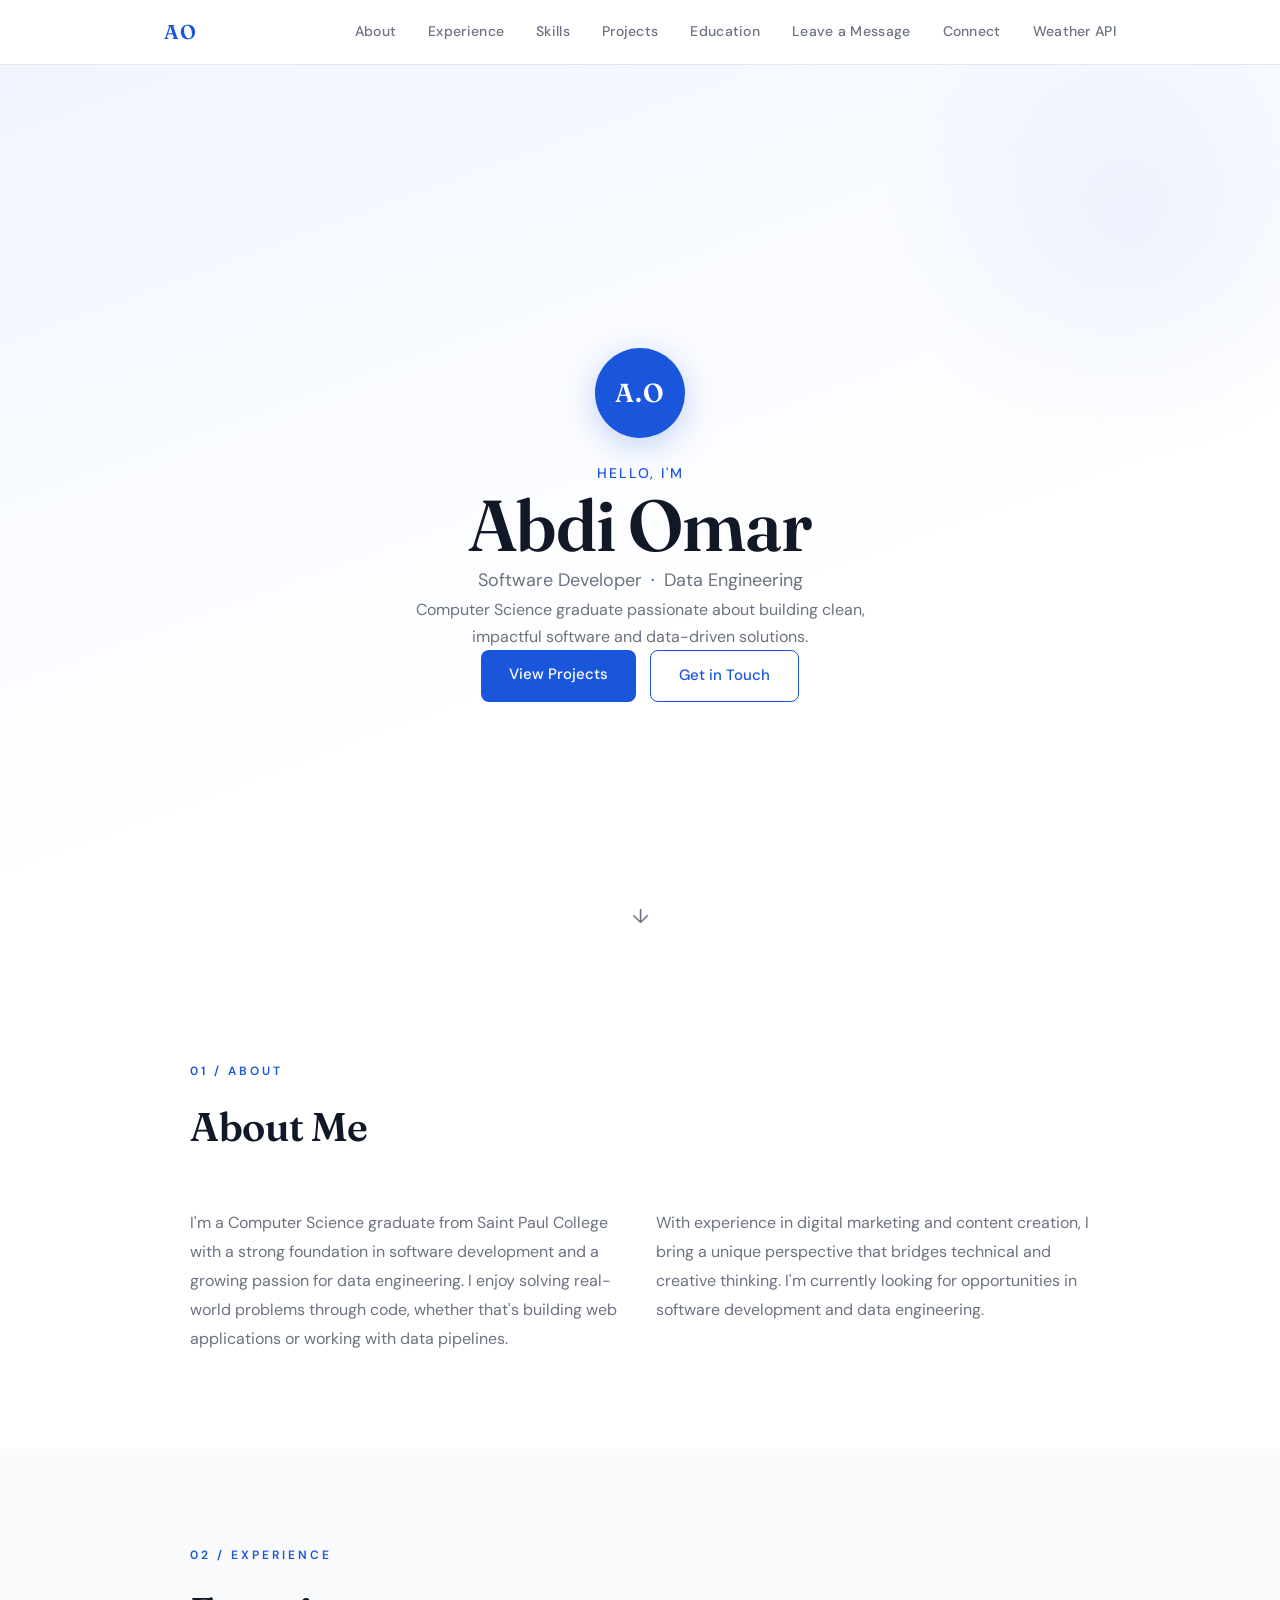
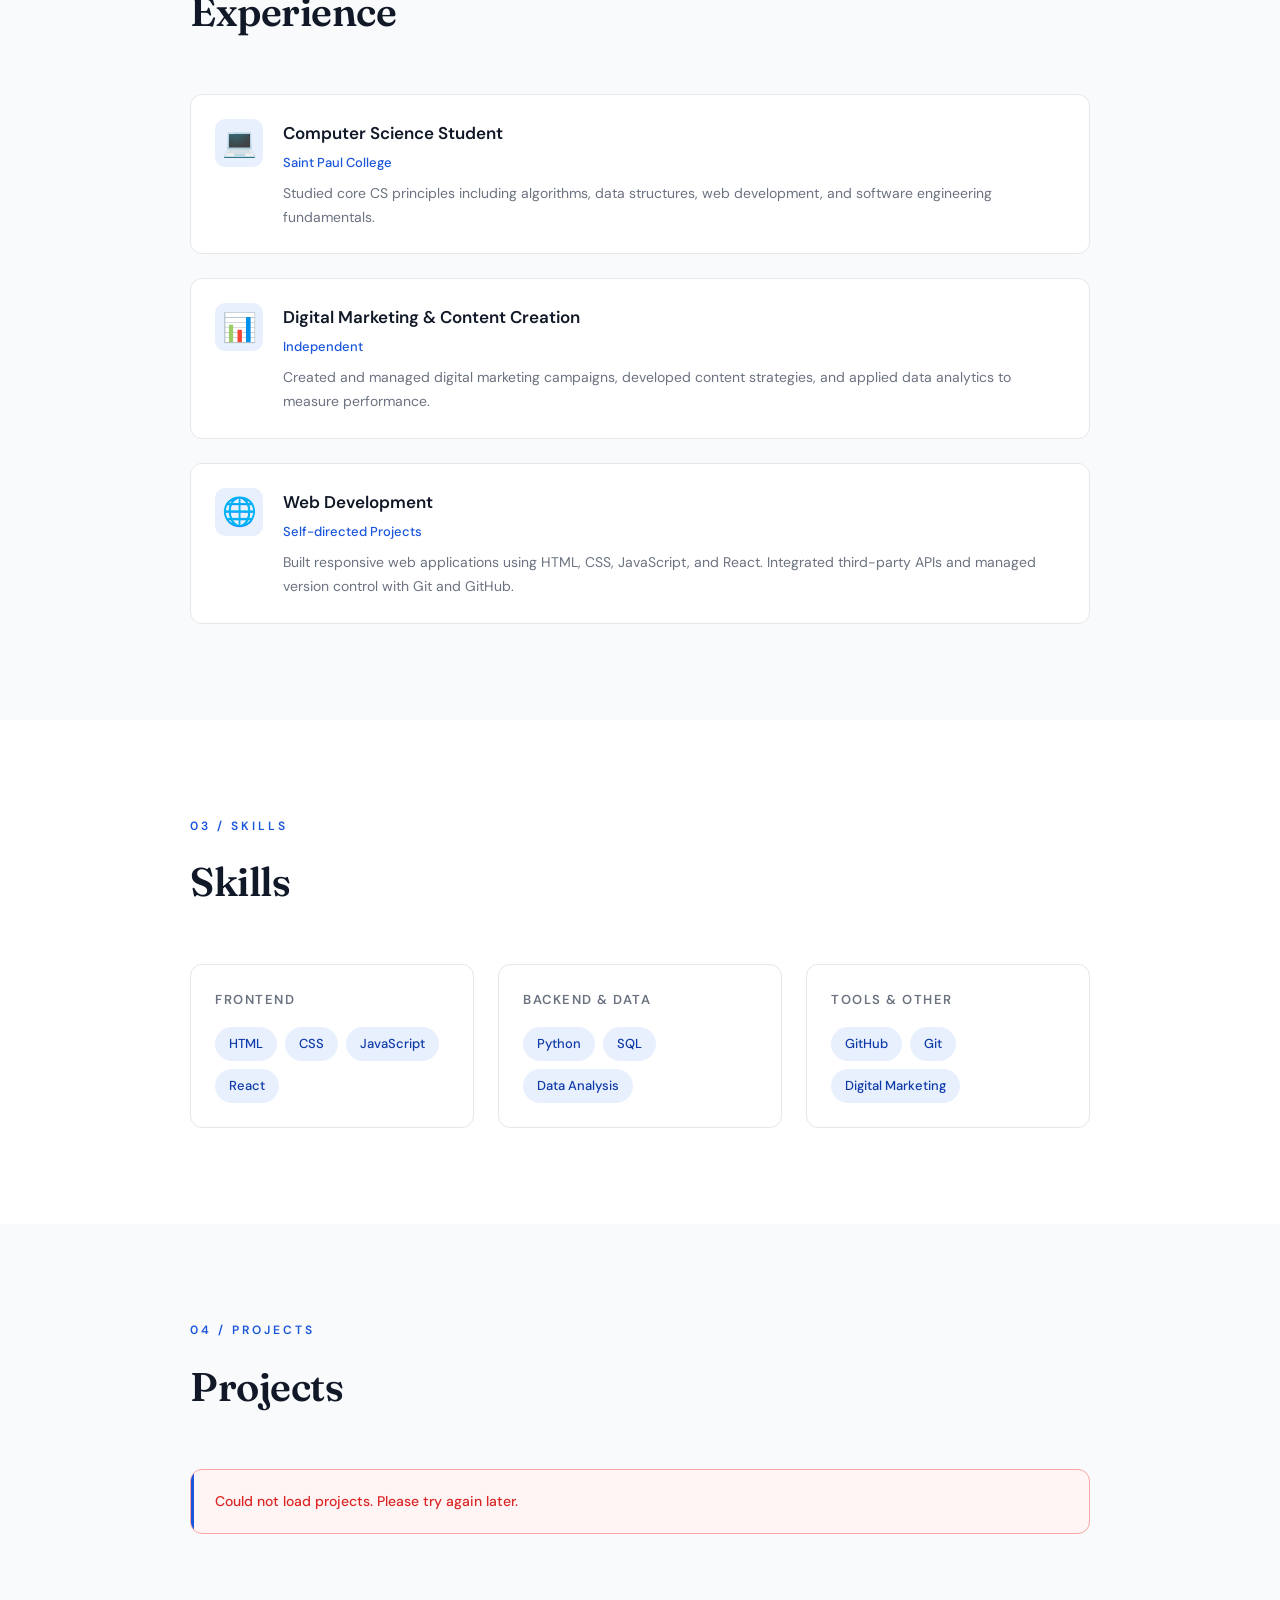
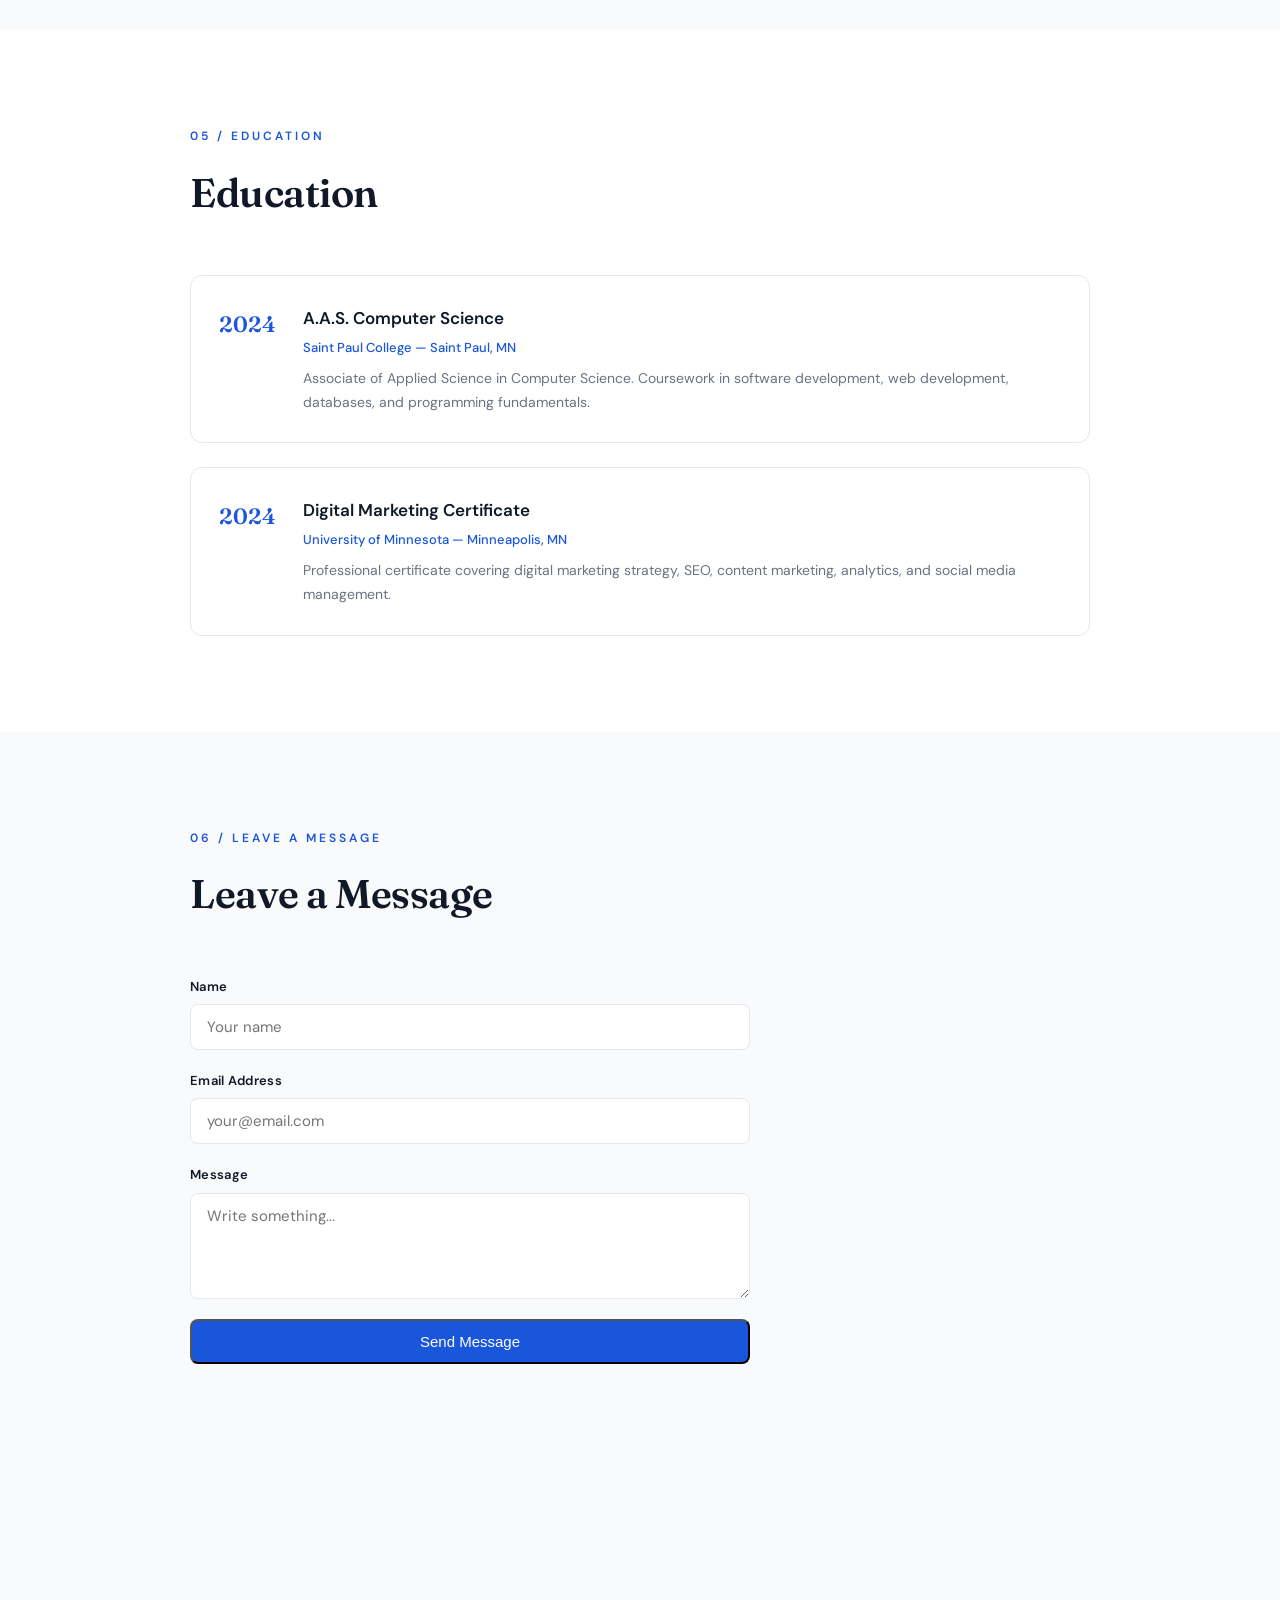
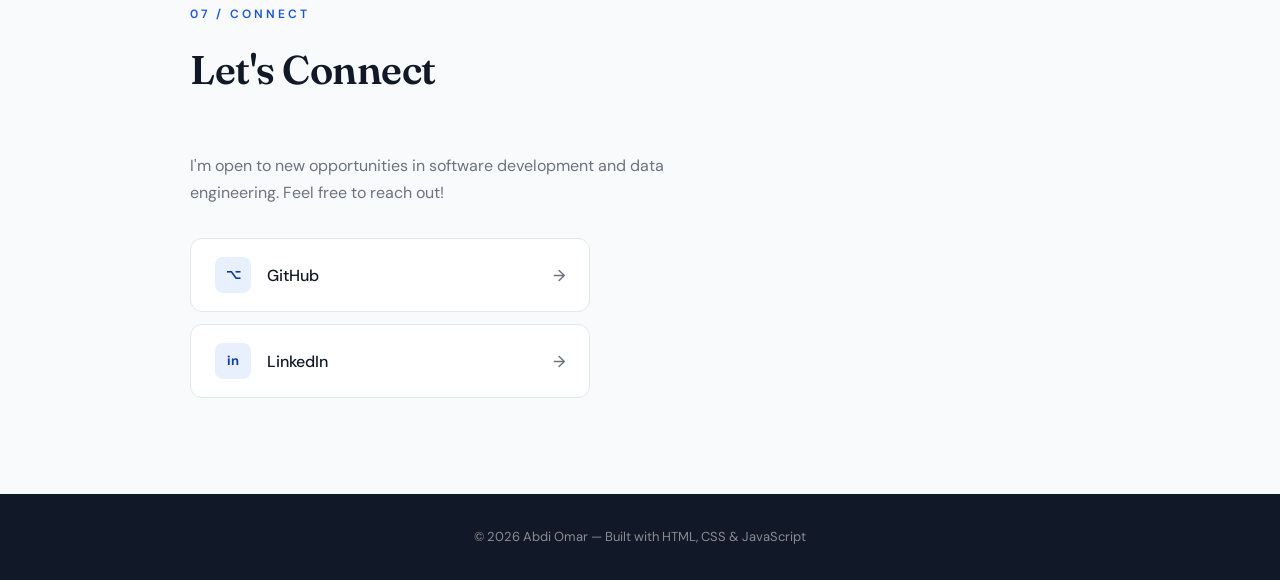
<file: index.html>
<!DOCTYPE html>
<html lang="en">
<head>
  <title>Abdi Omar — Software Developer</title>
  <meta charset="UTF-8">
  <meta name="viewport" content="width=device-width, initial-scale=1.0">
  <meta name="description" content="Portfolio of Abdi Omar — Software Developer & Data Engineering enthusiast">
  <link rel="stylesheet" href="css/index.css">
  <link href="https://fonts.googleapis.com/css2?family=DM+Sans:wght@300;400;500;600&family=Fraunces:ital,wght@0,300;0,600;1,300&display=swap" rel="stylesheet">
</head>
<body>

  <nav id="navbar">
    <div class="nav-inner">
      <span class="nav-logo">AO</span>
      <div class="nav-links">
        <a href="#about">About</a>
        <a href="#experience">Experience</a>
        <a href="#skills">Skills</a>
        <a href="#projects">Projects</a>
        <a href="#education">Education</a>
        <a href="#leave-a-message">Leave a Message</a>
        <a href="#connect">Connect</a>
        <a href="openapi.html">Weather API</a>
      </div>
      <button class="hamburger" id="hamburger" aria-label="Toggle menu">
        <span></span><span></span><span></span>
      </button>
    </div>
    <div class="mobile-menu" id="mobile-menu">
      <a href="#about">About</a>
      <a href="#experience">Experience</a>
      <a href="#skills">Skills</a>
      <a href="#projects">Projects</a>
      <a href="#education">Education</a>
      <a href="#leave-a-message">Leave a Message</a>
      <a href="#connect">Connect</a>
    </div>
  </nav>

  <header class="hero">
    <div class="hero-inner">
      <div class="avatar" aria-label="Abdi Omar initials">A.O</div>
      <div class="hero-text">
        <p class="hero-eyebrow">Hello, I'm</p>
        <h1>Abdi Omar</h1>
        <p class="hero-tagline">Software Developer <span class="dot">·</span> Data Engineering</p>
        <p class="hero-bio">Computer Science graduate passionate about building clean, impactful software and data-driven solutions.</p>
        <div class="hero-cta">
          <a href="#projects" class="btn-primary">View Projects</a>
          <a href="#connect" class="btn-secondary">Get in Touch</a>
        </div>
      </div>
    </div>
    <div class="hero-scroll">↓</div>
  </header>

  <main>

    <section id="about" class="section">
      <div class="section-inner">
        <div class="section-label">01 / About</div>
        <h2>About Me</h2>
        <div class="about-grid">
          <p>I'm a Computer Science graduate from Saint Paul College with a strong foundation in software development and a growing passion for data engineering. I enjoy solving real-world problems through code, whether that's building web applications or working with data pipelines.</p>
          <p>With experience in digital marketing and content creation, I bring a unique perspective that bridges technical and creative thinking. I'm currently looking for opportunities in software development and data engineering.</p>
        </div>
      </div>
    </section>

    <section id="experience" class="section section-alt">
      <div class="section-inner">
        <div class="section-label">02 / Experience</div>
        <h2>Experience</h2>
        <div class="experience-list">
          <div class="experience-item">
            <div class="exp-icon">💻</div>
            <div class="exp-content">
              <h3>Computer Science Student</h3>
              <span class="exp-place">Saint Paul College</span>
              <p>Studied core CS principles including algorithms, data structures, web development, and software engineering fundamentals.</p>
            </div>
          </div>
          <div class="experience-item">
            <div class="exp-icon">📊</div>
            <div class="exp-content">
              <h3>Digital Marketing & Content Creation</h3>
              <span class="exp-place">Independent</span>
              <p>Created and managed digital marketing campaigns, developed content strategies, and applied data analytics to measure performance.</p>
            </div>
          </div>
          <div class="experience-item">
            <div class="exp-icon">🌐</div>
            <div class="exp-content">
              <h3>Web Development</h3>
              <span class="exp-place">Self-directed Projects</span>
              <p>Built responsive web applications using HTML, CSS, JavaScript, and React. Integrated third-party APIs and managed version control with Git and GitHub.</p>
            </div>
          </div>
        </div>
      </div>
    </section>

    <section id="skills" class="section">
      <div class="section-inner">
        <div class="section-label">03 / Skills</div>
        <h2>Skills</h2>
        <div class="skills-grid">
          <div class="skill-group">
            <h4>Frontend</h4>
            <div class="skill-tags">
              <span class="tag">HTML</span>
              <span class="tag">CSS</span>
              <span class="tag">JavaScript</span>
              <span class="tag">React</span>
            </div>
          </div>
          <div class="skill-group">
            <h4>Backend & Data</h4>
            <div class="skill-tags">
              <span class="tag">Python</span>
              <span class="tag">SQL</span>
              <span class="tag">Data Analysis</span>
            </div>
          </div>
          <div class="skill-group">
            <h4>Tools & Other</h4>
            <div class="skill-tags">
              <span class="tag">GitHub</span>
              <span class="tag">Git</span>
              <span class="tag">Digital Marketing</span>
            </div>
          </div>
        </div>
      </div>
    </section>

    <section id="projects" class="section section-alt">
      <div class="section-inner">
        <div class="section-label">04 / Projects</div>
        <h2>Projects</h2>
        <div id="projects-loading" class="loading-state">
          <div class="spinner"></div>
          <p>Loading repositories...</p>
        </div>
        <ul id="projects-list"></ul>
      </div>
    </section>

    <section id="education" class="section">
      <div class="section-inner">
        <div class="section-label">05 / Education</div>
        <h2>Education</h2>
        <div class="education-list">
          <div class="education-item">
            <div class="edu-year">2024</div>
            <div class="edu-content">
              <h3>A.A.S. Computer Science</h3>
              <span class="edu-place">Saint Paul College — Saint Paul, MN</span>
              <p>Associate of Applied Science in Computer Science. Coursework in software development, web development, databases, and programming fundamentals.</p>
            </div>
          </div>
          <div class="education-item">
            <div class="edu-year">2024</div>
            <div class="edu-content">
              <h3>Digital Marketing Certificate</h3>
              <span class="edu-place">University of Minnesota — Minneapolis, MN</span>
              <p>Professional certificate covering digital marketing strategy, SEO, content marketing, analytics, and social media management.</p>
            </div>
          </div>
        </div>
      </div>
    </section>
    <section id="leave-a-message" class="section section-alt">
  <div class="section-inner">
    <div class="section-label">06 / Leave a Message</div>
    <h2>Leave a Message</h2>
    <form id="message-form" novalidate>
      <div class="form-group">
        <label for="msg-name">Name</label>
        <input type="text" id="msg-name" placeholder="Your name" required>
      </div>
      <div class="form-group">
        <label for="msg-email">Email Address</label>
        <input type="email" id="msg-email" placeholder="your@email.com" required>
      </div>
      <div class="form-group">
        <label for="msg-text">Message</label>
        <textarea id="msg-text" rows="4" placeholder="Write something..." required></textarea>
      </div>
      <button type="submit" class="btn-primary">Send Message</button>
    </form>

    <div id="messages-section" style="display:none;">
      <h2>Messages</h2>
      <ul id="messages-list"></ul>
    </div>
  </div>
</section>

    <section id="connect" class="section section-alt">
      <div class="section-inner">
        <div class="section-label">07 / Connect</div>
        <h2>Let's Connect</h2>
        <p class="connect-intro">I'm open to new opportunities in software development and data engineering. Feel free to reach out!</p>
        <ul class="connect-list">
          <li>
            <a href="https://github.com/Abdi-M-Omar" target="_blank" class="connect-link">
              <span class="connect-icon">⌥</span>
              <span>GitHub</span>
              <span class="connect-arrow">→</span>
            </a>
          </li>
          <li>
            <a href="https://www.linkedin.com/in/abdi-omar2220/" target="_blank" class="connect-link">
              <span class="connect-icon">in</span>
              <span>LinkedIn</span>
              <span class="connect-arrow">→</span>
            </a>
          </li>
        </ul>
      </div>
    </section>

  </main>

  <footer id="footer"></footer>

  <script src="js/index.js"></script>
</body>
</html>
</file>
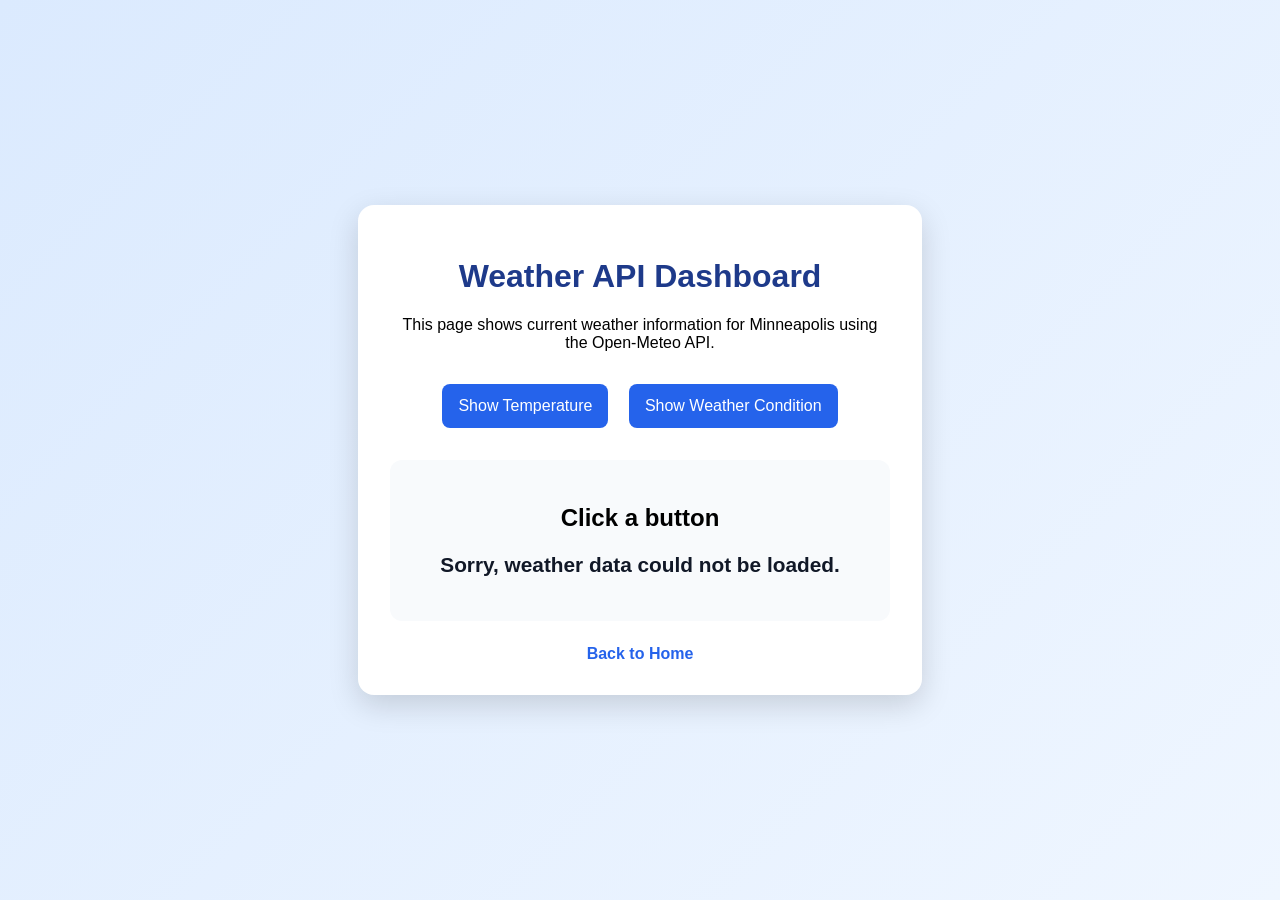
<file: openapi.html>
<!DOCTYPE html>
<html lang="en">
<head>
  <meta charset="UTF-8" />

  <!-- Helps the page fit different screen sizes -->
  <meta name="viewport" content="width=device-width, initial-scale=1.0" />

  <title>Open-Meteo Weather API</title>

  <!-- CSS for this weather page -->
  <link rel="stylesheet" href="css/openapi.css" />
</head>
<body>

  <main class="weather-container">

    <h1>Weather API Dashboard</h1>

    <p>
      This page shows current weather information for Minneapolis
      using the Open-Meteo API.
    </p>

    <!-- Buttons let the user choose what weather data to see -->
    <div class="buttons">
      <button id="tempBtn">
        Show Temperature
      </button>

      <button id="conditionBtn">
        Show Weather Condition
      </button>
    </div>

    <!-- Weather result displays here -->
    <section class="weather-card">
      <h2 id="weatherTitle">
        Click a button
      </h2>

      <p id="weatherResult">
        Weather data will appear here.
      </p>
    </section>

    <!-- Link back to my portfolio home page -->
    <a href="index.html" class="home-link">
      Back to Home
    </a>

  </main>

  <script src="js/openapi.js"></script>

</body>
</html>
</file>
<file: css/index.css>
/* ── Reset & Variables ── */
*, *::before, *::after { box-sizing: border-box; margin: 0; padding: 0; }

:root {
  --blue: #1a56db;
  --blue-light: #e8f0fe;
  --blue-dark: #0f3ba8;
  --text: #111827;
  --text-muted: #6b7280;
  --bg: #ffffff;
  --bg-alt: #f9fafb;
  --border: #e5e7eb;
  --radius: 12px;
  --font-display: 'Fraunces', Georgia, serif;
  --font-body: 'DM Sans', sans-serif;
  --transition: 0.25s ease;
  --shadow: 0 1px 3px rgba(0,0,0,0.08), 0 4px 16px rgba(0,0,0,0.06);
}

html { scroll-behavior: smooth; }

body {
  font-family: var(--font-body);
  color: var(--text);
  background: var(--bg);
  line-height: 1.7;
  font-size: 16px;
  -webkit-font-smoothing: antialiased;
}

/* ── Nav ── */
#navbar {
  position: sticky;
  top: 0;
  z-index: 100;
  background: rgba(255,255,255,0.92);
  backdrop-filter: blur(12px);
  border-bottom: 1px solid var(--border);
}

.nav-inner {
  max-width: 1000px;
  margin: 0 auto;
  padding: 0 24px;
  height: 64px;
  display: flex;
  align-items: center;
  justify-content: space-between;
}

.nav-logo {
  font-family: var(--font-display);
  font-weight: 600;
  font-size: 20px;
  color: var(--blue);
  letter-spacing: 1px;
}

.nav-links {
  display: flex;
  gap: 32px;
}

.nav-links a {
  color: var(--text-muted);
  text-decoration: none;
  font-size: 14px;
  font-weight: 500;
  transition: color var(--transition);
  letter-spacing: 0.3px;
}

.nav-links a:hover { color: var(--blue); }

.hamburger {
  display: none;
  flex-direction: column;
  gap: 5px;
  background: none;
  border: none;
  cursor: pointer;
  padding: 4px;
}

.hamburger span {
  display: block;
  width: 22px;
  height: 2px;
  background: var(--text);
  border-radius: 2px;
  transition: var(--transition);
}

.mobile-menu {
  display: none;
  flex-direction: column;
  padding: 12px 24px 20px;
  border-top: 1px solid var(--border);
  gap: 4px;
}

.mobile-menu.open { display: flex; }

.mobile-menu a {
  color: var(--text-muted);
  text-decoration: none;
  font-size: 15px;
  font-weight: 500;
  padding: 10px 0;
  border-bottom: 1px solid var(--border);
  transition: color var(--transition);
}

.mobile-menu a:hover { color: var(--blue); }

/* ── Hero ── */
.hero {
  min-height: 100vh;
  display: flex;
  flex-direction: column;
  justify-content: center;
  align-items: center;
  padding: 80px 24px 60px;
  background: linear-gradient(160deg, #f0f5ff 0%, #ffffff 60%);
  position: relative;
  overflow: hidden;
}

.hero::before {
  content: '';
  position: absolute;
  top: -100px;
  right: -100px;
  width: 500px;
  height: 500px;
  background: radial-gradient(circle, rgba(26,86,219,0.06) 0%, transparent 70%);
  pointer-events: none;
}

.hero-inner {
  max-width: 700px;
  width: 100%;
  display: flex;
  flex-direction: column;
  align-items: center;
  text-align: center;
  gap: 24px;
  animation: fadeUp 0.8s ease forwards;
}

.avatar {
  width: 90px;
  height: 90px;
  border-radius: 50%;
  background: var(--blue);
  color: white;
  display: flex;
  align-items: center;
  justify-content: center;
  font-family: var(--font-display);
  font-size: 26px;
  font-weight: 600;
  letter-spacing: 1px;
  box-shadow: 0 8px 32px rgba(26,86,219,0.25);
  animation: fadeUp 0.8s 0.1s ease both;
}

.hero-eyebrow {
  font-size: 14px;
  font-weight: 500;
  color: var(--blue);
  letter-spacing: 2px;
  text-transform: uppercase;
  animation: fadeUp 0.8s 0.2s ease both;
}

h1 {
  font-family: var(--font-display);
  font-size: clamp(42px, 7vw, 72px);
  font-weight: 600;
  color: var(--text);
  line-height: 1.1;
  letter-spacing: -1px;
  animation: fadeUp 0.8s 0.3s ease both;
}

.hero-tagline {
  font-size: 18px;
  color: var(--text-muted);
  font-weight: 400;
  animation: fadeUp 0.8s 0.4s ease both;
}

.dot { color: var(--blue); margin: 0 4px; }

.hero-bio {
  font-size: 16px;
  color: var(--text-muted);
  max-width: 500px;
  animation: fadeUp 0.8s 0.5s ease both;
}

.hero-cta {
  display: flex;
  gap: 14px;
  flex-wrap: wrap;
  justify-content: center;
  animation: fadeUp 0.8s 0.6s ease both;
}

.btn-primary {
  background: var(--blue);
  color: white;
  text-decoration: none;
  padding: 12px 28px;
  border-radius: 8px;
  font-weight: 500;
  font-size: 15px;
  transition: background var(--transition), transform var(--transition);
}

.btn-primary:hover {
  background: var(--blue-dark);
  transform: translateY(-2px);
}

.btn-secondary {
  background: white;
  color: var(--blue);
  text-decoration: none;
  padding: 12px 28px;
  border-radius: 8px;
  font-weight: 500;
  font-size: 15px;
  border: 1.5px solid var(--blue);
  transition: background var(--transition), transform var(--transition);
}

.btn-secondary:hover {
  background: var(--blue-light);
  transform: translateY(-2px);
}

.hero-scroll {
  position: absolute;
  bottom: 32px;
  font-size: 20px;
  color: var(--text-muted);
  animation: bounce 2s infinite;
}

/* ── Sections ── */
.section { padding: 96px 24px; }
.section-alt { background: var(--bg-alt); }

.section-inner {
  max-width: 900px;
  margin: 0 auto;
}

.section-label {
  font-size: 12px;
  font-weight: 600;
  letter-spacing: 3px;
  text-transform: uppercase;
  color: var(--blue);
  margin-bottom: 12px;
}

h2 {
  font-family: var(--font-display);
  font-size: clamp(28px, 4vw, 40px);
  font-weight: 600;
  color: var(--text);
  margin-bottom: 48px;
  letter-spacing: -0.5px;
}

/* ── About ── */
.about-grid {
  display: grid;
  grid-template-columns: 1fr 1fr;
  gap: 32px;
}

.about-grid p {
  color: var(--text-muted);
  font-size: 16px;
  line-height: 1.8;
}

/* ── Experience ── */
.experience-list { display: flex; flex-direction: column; gap: 24px; }

.experience-item {
  display: flex;
  gap: 20px;
  background: white;
  border: 1px solid var(--border);
  border-radius: var(--radius);
  padding: 24px;
  transition: box-shadow var(--transition), transform var(--transition);
}

.experience-item:hover {
  box-shadow: var(--shadow);
  transform: translateY(-2px);
}

.exp-icon {
  font-size: 28px;
  width: 48px;
  height: 48px;
  background: var(--blue-light);
  border-radius: 10px;
  display: flex;
  align-items: center;
  justify-content: center;
  flex-shrink: 0;
}

.exp-content h3 {
  font-size: 17px;
  font-weight: 600;
  color: var(--text);
  margin-bottom: 4px;
}

.exp-place {
  font-size: 13px;
  color: var(--blue);
  font-weight: 500;
  display: block;
  margin-bottom: 8px;
}

.exp-content p {
  font-size: 14px;
  color: var(--text-muted);
  line-height: 1.7;
}

/* ── Skills ── */
.skills-grid {
  display: grid;
  grid-template-columns: repeat(auto-fit, minmax(220px, 1fr));
  gap: 24px;
}

.skill-group {
  background: white;
  border: 1px solid var(--border);
  border-radius: var(--radius);
  padding: 24px;
}

.skill-group h4 {
  font-size: 13px;
  font-weight: 600;
  letter-spacing: 1.5px;
  text-transform: uppercase;
  color: var(--text-muted);
  margin-bottom: 16px;
}

.skill-tags { display: flex; flex-wrap: wrap; gap: 8px; }

.tag {
  background: var(--blue-light);
  color: var(--blue-dark);
  font-size: 13px;
  font-weight: 500;
  padding: 6px 14px;
  border-radius: 100px;
  transition: background var(--transition), transform var(--transition);
}

.tag:hover {
  background: var(--blue);
  color: white;
  transform: translateY(-1px);
}

/* ── Projects ── */
.loading-state {
  display: flex;
  align-items: center;
  gap: 12px;
  color: var(--text-muted);
  font-size: 14px;
  padding: 20px 0;
}

.spinner {
  width: 20px;
  height: 20px;
  border: 2px solid var(--border);
  border-top-color: var(--blue);
  border-radius: 50%;
  animation: spin 0.8s linear infinite;
}

#projects-list {
  display: grid;
  grid-template-columns: repeat(auto-fill, minmax(240px, 1fr));
  gap: 16px;
  list-style: none;
  padding: 0;
}

#projects-list li {
  background: white;
  border: 1px solid var(--border);
  border-radius: var(--radius);
  padding: 20px 24px;
  font-size: 14px;
  font-weight: 500;
  color: var(--text);
  transition: box-shadow var(--transition), transform var(--transition), border-color var(--transition);
  cursor: default;
  position: relative;
  overflow: hidden;
}

#projects-list li::before {
  content: '';
  position: absolute;
  left: 0;
  top: 0;
  bottom: 0;
  width: 3px;
  background: var(--blue);
  border-radius: 3px 0 0 3px;
}

#projects-list li:hover {
  box-shadow: var(--shadow);
  transform: translateY(-3px);
  border-color: var(--blue);
}

#projects-list li.error {
  color: #dc2626;
  border-color: #fca5a5;
  background: #fff5f5;
  grid-column: 1 / -1;
}

/* ── Education ── */
.education-list { display: flex; flex-direction: column; gap: 24px; }

.education-item {
  display: flex;
  gap: 24px;
  padding: 28px;
  background: white;
  border: 1px solid var(--border);
  border-radius: var(--radius);
  transition: box-shadow var(--transition), transform var(--transition);
}

.education-item:hover {
  box-shadow: var(--shadow);
  transform: translateY(-2px);
}

.edu-year {
  font-family: var(--font-display);
  font-size: 22px;
  font-weight: 600;
  color: var(--blue);
  min-width: 60px;
  padding-top: 2px;
}

.edu-content h3 {
  font-size: 17px;
  font-weight: 600;
  color: var(--text);
  margin-bottom: 4px;
}

.edu-place {
  font-size: 13px;
  color: var(--blue);
  font-weight: 500;
  display: block;
  margin-bottom: 8px;
}

.edu-content p {
  font-size: 14px;
  color: var(--text-muted);
  line-height: 1.7;
}

/* ── Leave a Message Form ── */
#message-form {
  display: flex;
  flex-direction: column;
  gap: 20px;
  max-width: 560px;
  margin-bottom: 48px;
}

.form-group {
  display: flex;
  flex-direction: column;
  gap: 6px;
}

.form-group label {
  font-size: 13px;
  font-weight: 600;
  color: var(--text);
  letter-spacing: 0.3px;
}

.form-group input,
.form-group textarea {
  font-family: var(--font-body);
  font-size: 15px;
  color: var(--text);
  background: white;
  border: 1.5px solid var(--border);
  border-radius: 8px;
  padding: 12px 16px;
  transition: border-color var(--transition), box-shadow var(--transition);
  outline: none;
  resize: vertical;
}

.form-group input:focus,
.form-group textarea:focus {
  border-color: var(--blue);
  box-shadow: 0 0 0 3px rgba(26,86,219,0.1);
}

/* ── Messages List ── */
#messages-section h2 {
  margin-bottom: 24px;
}

#messages-list {
  list-style: none;
  padding: 0;
  display: grid;
  grid-template-columns: repeat(auto-fill, minmax(260px, 1fr));
  gap: 16px;
}

#messages-list li {
  background: white;
  border: 1px solid var(--border);
  border-radius: var(--radius);
  padding: 20px 24px;
  display: flex;
  flex-direction: column;
  gap: 8px;
  transition: box-shadow var(--transition), transform var(--transition);
}

#messages-list li:hover {
  box-shadow: var(--shadow);
  transform: translateY(-2px);
}

.msg-author a {
  font-size: 15px;
  font-weight: 600;
  color: var(--blue);
  text-decoration: none;
}

.msg-author a:hover {
  text-decoration: underline;
}

.msg-text {
  font-size: 14px;
  color: var(--text-muted);
  line-height: 1.6;
  flex: 1;
}

.msg-remove {
  align-self: flex-start;
  margin-top: 4px;
  background: none;
  border: 1px solid var(--border);
  border-radius: 6px;
  color: var(--text-muted);
  font-size: 12px;
  font-weight: 500;
  padding: 4px 12px;
  cursor: pointer;
  transition: background var(--transition), color var(--transition), border-color var(--transition);
}

.msg-remove:hover {
  background: #fef2f2;
  color: #dc2626;
  border-color: #fca5a5;
}

@media (max-width: 480px) {
  #messages-list { grid-template-columns: 1fr; }
}

/* ── Connect ── */
.connect-intro {
  color: var(--text-muted);
  font-size: 16px;
  margin-bottom: 32px;
  max-width: 500px;
}

.connect-list {
  list-style: none;
  display: flex;
  flex-direction: column;
  gap: 12px;
  max-width: 400px;
}

.connect-link {
  display: flex;
  align-items: center;
  gap: 16px;
  padding: 18px 24px;
  background: white;
  border: 1px solid var(--border);
  border-radius: var(--radius);
  text-decoration: none;
  color: var(--text);
  font-weight: 500;
  transition: box-shadow var(--transition), transform var(--transition), border-color var(--transition);
}

.connect-link:hover {
  border-color: var(--blue);
  box-shadow: var(--shadow);
  transform: translateX(6px);
  color: var(--blue);
}

.connect-icon {
  width: 36px;
  height: 36px;
  background: var(--blue-light);
  color: var(--blue-dark);
  border-radius: 8px;
  display: flex;
  align-items: center;
  justify-content: center;
  font-size: 13px;
  font-weight: 700;
  flex-shrink: 0;
}

.connect-arrow {
  margin-left: auto;
  color: var(--text-muted);
  transition: transform var(--transition);
}

.connect-link:hover .connect-arrow {
  transform: translateX(4px);
  color: var(--blue);
}

/* ── Footer ── */
footer {
  background: var(--text);
  color: rgba(255,255,255,0.5);
  text-align: center;
  padding: 32px 24px;
  font-size: 13px;
}

footer p { margin: 0; }

/* ── Animations ── */
@keyframes fadeUp {
  from { opacity: 0; transform: translateY(24px); }
  to { opacity: 1; transform: translateY(0); }
}

@keyframes bounce {
  0%, 100% { transform: translateY(0); }
  50% { transform: translateY(8px); }
}

@keyframes spin {
  to { transform: rotate(360deg); }
}

.reveal {
  opacity: 0;
  transform: translateY(30px);
  transition: opacity 0.6s ease, transform 0.6s ease;
}

.reveal.visible {
  opacity: 1;
  transform: translateY(0);
}

/* ── Mobile ── */
@media (max-width: 768px) {
  .nav-links { display: none; }
  .hamburger { display: flex; }

  .hero { padding: 60px 20px 48px; min-height: auto; padding-top: 100px; }
  .hero-scroll { display: none; }

  .section { padding: 64px 20px; }

  h1 { font-size: 40px; }
  h2 { font-size: 28px; margin-bottom: 32px; }

  .about-grid { grid-template-columns: 1fr; gap: 16px; }

  .experience-item { flex-direction: column; gap: 12px; }
  .exp-icon { width: 40px; height: 40px; font-size: 22px; }

  .education-item { flex-direction: column; gap: 8px; }

  #projects-list { grid-template-columns: 1fr 1fr; }

  .hero-cta { flex-direction: column; align-items: center; }
  .btn-primary, .btn-secondary { width: 100%; text-align: center; }
}

@media (max-width: 480px) {
  #projects-list { grid-template-columns: 1fr; }
  .skills-grid { grid-template-columns: 1fr; }
}
</file>
<file: css/openapi.css>
/* Apply styling to the entire page */
body {
  font-family: Arial, sans-serif;
  background: linear-gradient(135deg, #dbeafe, #eff6ff);
  margin: 0;

  /* Center content vertically and horizontally */
  min-height: 100vh;
  display: flex;
  justify-content: center;
  align-items: center;
}

/* Main application container */
.weather-container {
  background: white;
  padding: 2rem;
  border-radius: 16px;
  max-width: 500px;
  width: 90%;
  text-align: center;

  /* Soft shadow effect */
  box-shadow: 0 10px 30px rgba(0, 0, 0, 0.15);
}

/* Main heading */
h1 {
  color: #1e3a8a;
}

/* Button container spacing */
.buttons {
  margin: 1.5rem 0;
}

/* Button styling */
button {
  background: #2563eb;
  color: white;
  border: none;
  padding: 0.8rem 1rem;
  margin: 0.5rem;
  border-radius: 8px;
  cursor: pointer;
  font-size: 1rem;
}

/* Hover effect */
button:hover {
  background: #1d4ed8;
}

/* Card that displays weather data */
.weather-card {
  background: #f8fafc;
  padding: 1.5rem;
  border-radius: 12px;
  margin-top: 1rem;
}

/* Weather result text */
#weatherResult {
  font-size: 1.3rem;
  font-weight: bold;
  color: #111827;
}

/* Home page link */
.home-link {
  display: inline-block;
  margin-top: 1.5rem;
  color: #2563eb;
  text-decoration: none;
  font-weight: bold;
}

/* Hover effect for link */
.home-link:hover {
  text-decoration: underline;
}
</file>
